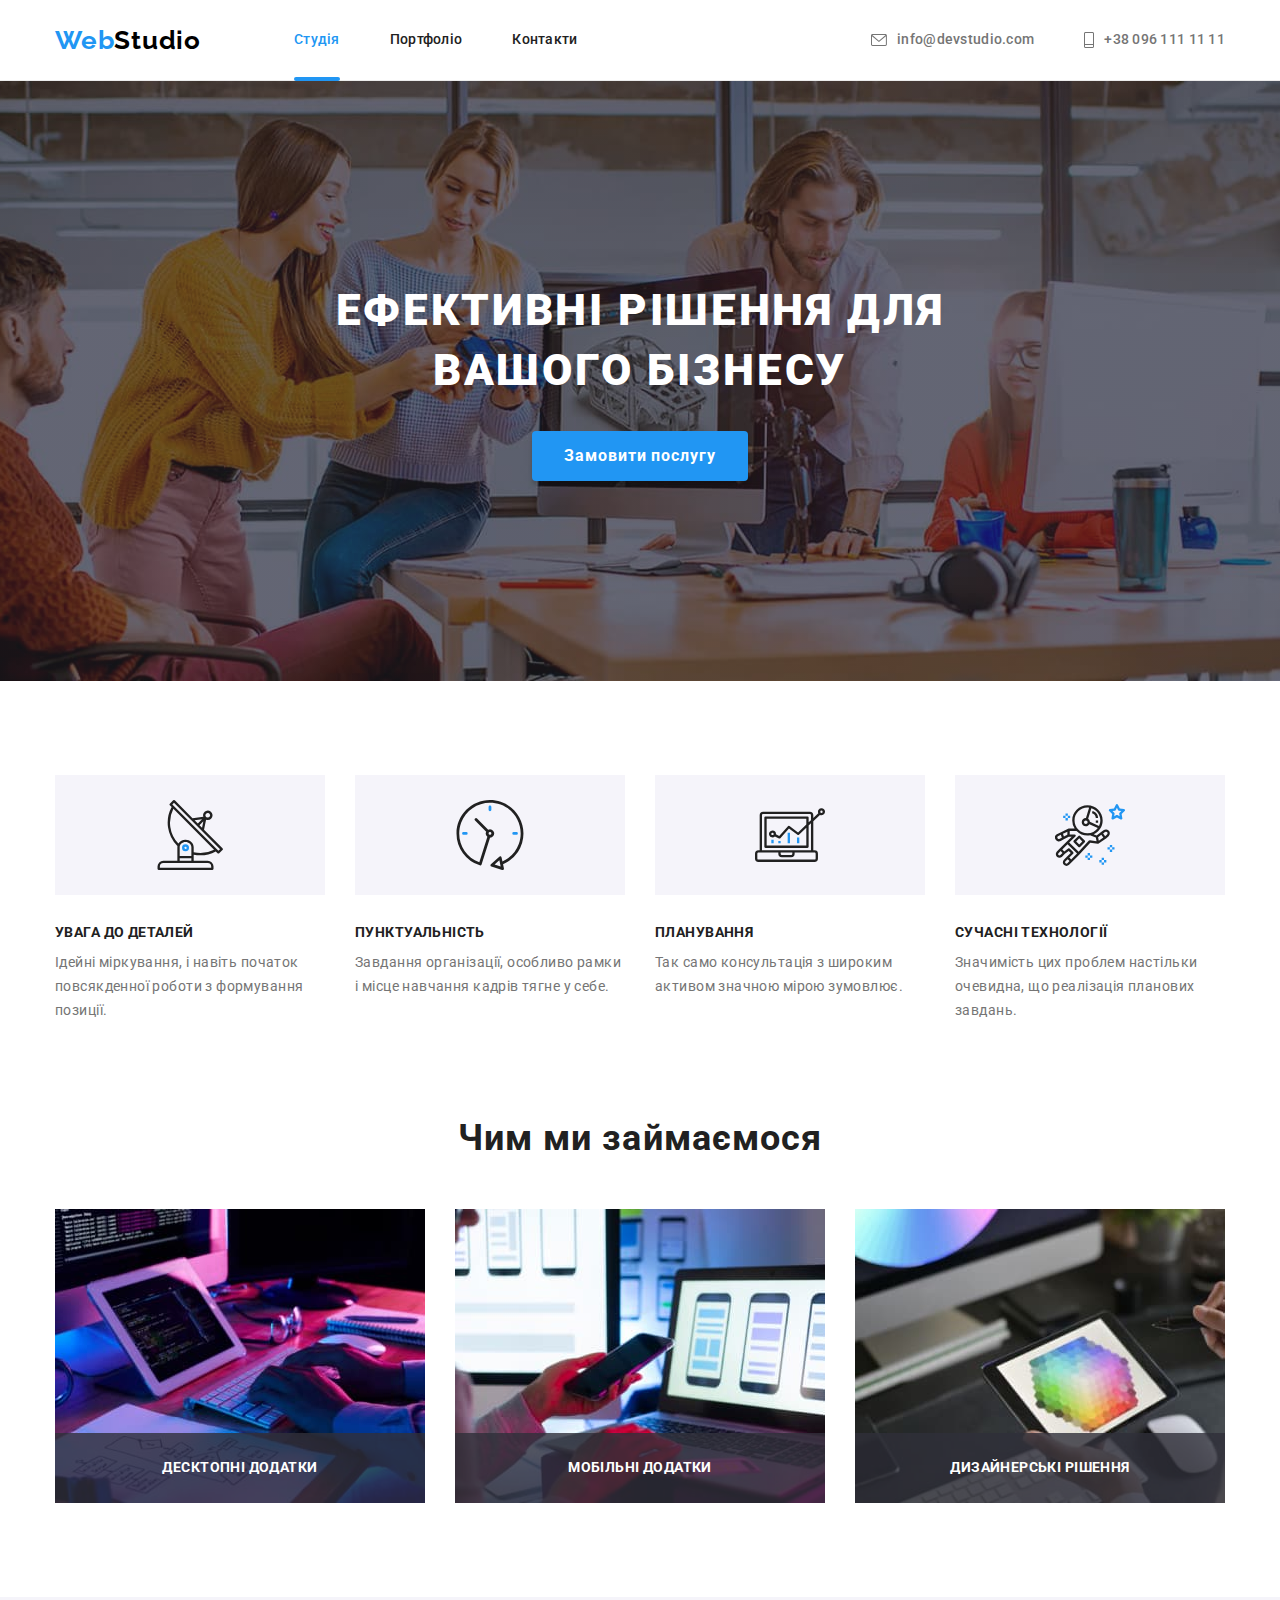
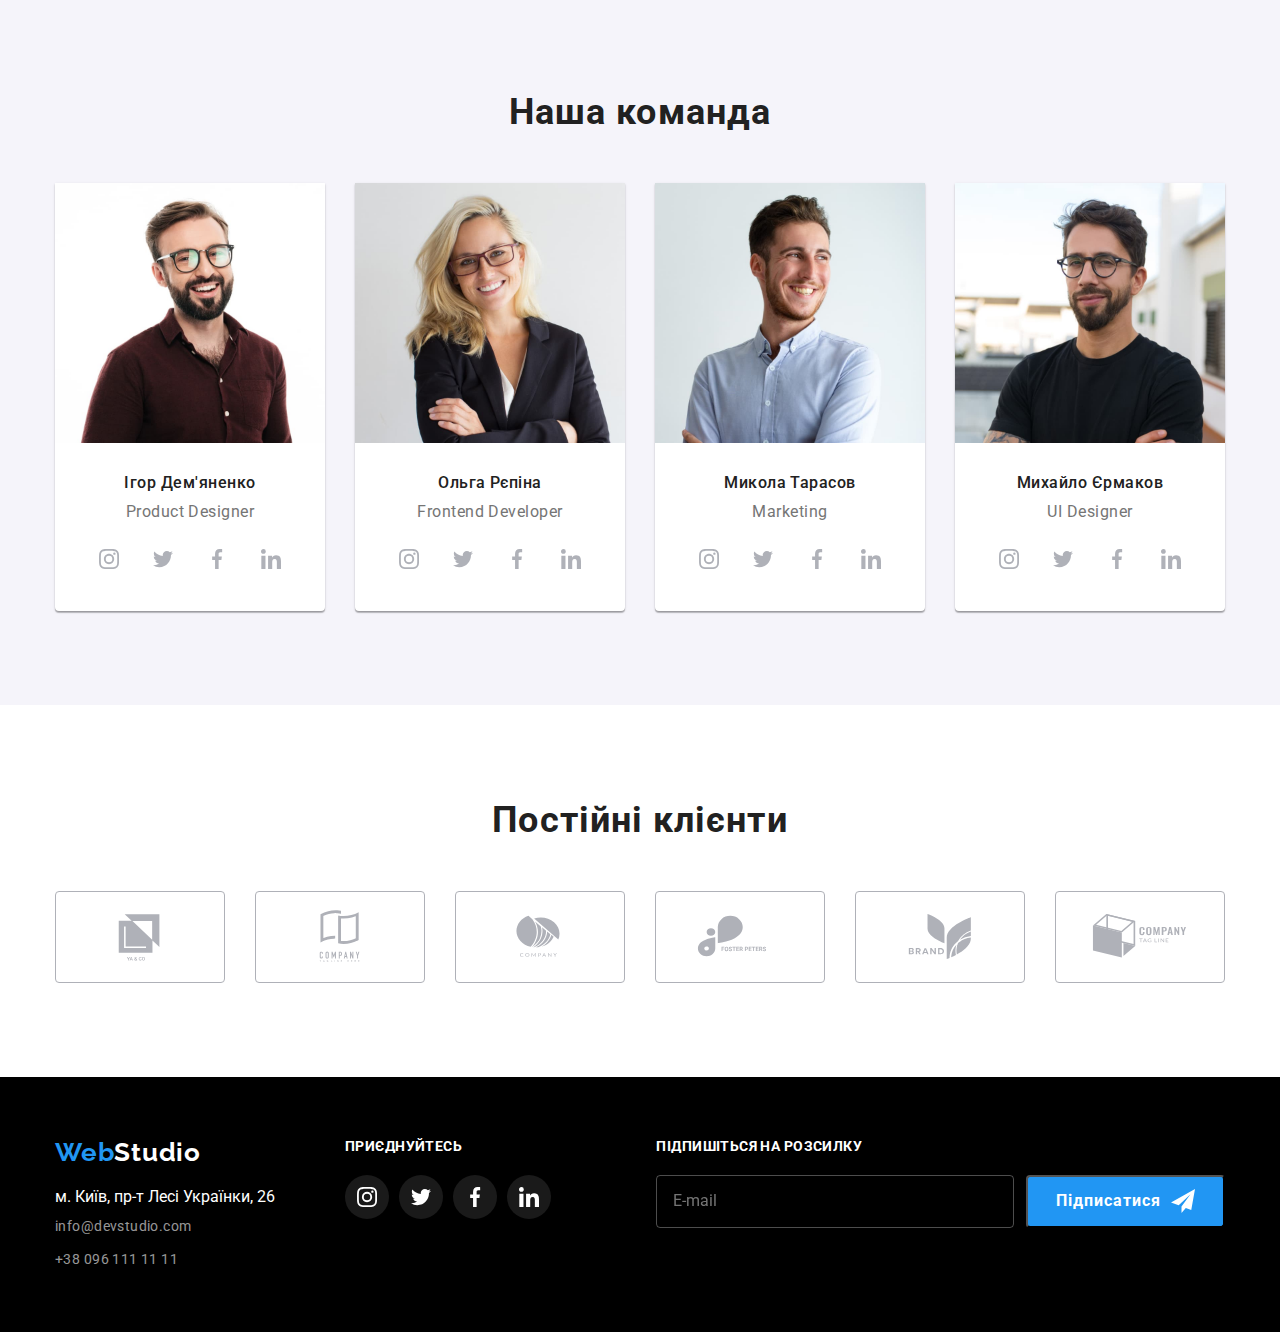
<file: index.html>
<!DOCTYPE html>
<html lang="uk">
  <head>
    <meta charset="UTF-8" />
    <meta http-equiv="X-UA-Compatible" content="IE=edge" />
    <meta name="viewport" content="width=device-width, initial-scale=1.0" />
    <title>Web Studio</title>
    <link
      rel="stylesheet"
      href="https://cdnjs.cloudflare.com/ajax/libs/modern-normalize/1.1.0/modern-normalize.css"
      integrity="sha512-Y0MM+V6ymRKN2zStTqzQ227DWhhp4Mzdo6gnlRnuaNCbc+YN/ZH0sBCLTM4M0oSy9c9VKiCvd4Jk44aCLrNS5Q=="
      crossorigin="anonymous"
      referrerpolicy="no-referrer"
    />
    <link rel="stylesheet" href="./css/styles.css" />
    <link
      href="https://fonts.googleapis.com/css2?family=Raleway:wght@700&family=Roboto:wght@400;500;700;900&display=swap"
      rel="stylesheet"
    />
  </head>
  <body>
    <header class="header-page">
      <div class="container header-container">        
      <nav class="navigation">
        <a href="./index.html" class="logo link">
          <span  class="logo-web">Web</span>Studio
        </a>
        <ul class="list-nav list">
          <li class="list-item">
            <a class="item-nav current link" href="./index.html">Студія</a>
          </li>
          <li>
            <a class="item-nav link" href="./portfolio.html">Портфоліо</a>
          </li>
          <li><a class="item-nav link" href="">Контакти</a></li>
        </ul>
      </nav>

      <ul class="list-info list">
        <li>
          <a class="item-info link" href="mailto:info@devstudio.com">        
            <svg class="icon-header"  width="16" height="12">
              <use href="./images/icons.svg#icon-envelope"></use>
            </svg>
            info@devstudio.com        
          </a>
        </li>
        <li>
          <a class="item-info link" href="tel:+380961111111">
            <svg class="icon-header"  width="10" height="16">
              <use href="./images/icons.svg#icon-phone"></use>
            </svg>
            +38 096 111 11 11
          </a>
        </li>
      </ul>
      </div>
    </header>

    <main>
      <!-- HERO -->
      <section class="hero">
        <div class="container hero-container">
        <h1 class="hero-title">
          Ефективні рішення для <br />
          вашого бізнесу
        </h1>
        <button class="hero-btn btn" type="button" data-modal-open>Замовити послугу</button>
      </div>
      </section>

      <section class="features section">
        <div class="container features-container">
        <h2 class="visually-hidden">Наші особливості</h2>
        <ul class="features-list list">
          <li class="features-item">
            <div class="features-icons">
              <svg width="70" height="70">
                <use href="./images/icons.svg#icon-antenna"></use>
              </svg>  
            </div>
            <h3 class="features-subtitle">УВАГА ДО ДЕТАЛЕЙ</h3>
            <p class="features-text">
              Ідейні міркування, i навіть початок повсякденної роботи з
              формування позиції.
            </p>
          </li>
          <li class="features-item">
            <div class="features-icons">
              <svg width="70" height="70">
                <use href="./images/icons.svg#icon-clock"></use>
              </svg>  
            </div>
            <h3 class="features-subtitle">ПУНКТУАЛЬНІСТЬ</h3>
            <p class="features-text">
              Завдання організації, особливо рамки i місце навчання кадрів тягне
              у себе.
            </p>
          </li>
          <li class="features-item">
            <div class="features-icons">
              <svg width="70" height="70">
                <use href="./images/icons.svg#icon-diagram"></use>
              </svg>  
            </div>
            <h3 class="features-subtitle">ПЛАНУВАННЯ</h3>
            <p class="features-text">
              Так само консультація з широким активом значною мірою зумовлює.
            </p>
          </li>
          <li class="features-item">
            <div class="features-icons">
              <svg width="70" height="70">
                <use href="./images/icons.svg#icon-astronaut"></use>
              </svg>  
            </div>
            <h3 class="features-subtitle">СУЧАСНІ ТЕХНОЛОГІЇ</h3>
            <p class="features-text">
              Значимість цих проблем настільки очевидна, що реалізація планових
              завдань.
            </p>
          </li>
        </ul>
      </div>
      </section>

      <section class="about section">
        <div class="container about-container">
        <h2 class="about-title title">Чим ми займаємося</h2>
         <ul class="about-list list">
          <li class="about-item">
            <img src="./images/box1.jpg" alt="написання коду" width="370" />
            <p class="about-text">ДЕСКТОПНІ ДОДАТКИ</p>
          </li>
          <li class="about-item">
            <img src="./images/box2.jpg" alt="телефон" width="370" />
            <p class="about-text">МОБІЛЬНІ ДОДАТКИ</p>
          </li>
          <li class="about-item">
            <img src="./images/box3.jpg" alt="дизайн" width="370" />
            <p class="about-text">ДИЗАЙНЕРСЬКІ РІШЕННЯ</p>
          </li>
        </ul>
      </div>
      </section>

      <section class="our section">
        <div class="container our-container">
        <h2 class="our-title title">Наша команда</h2>
        <ul class="our-list list">
          <li class="our-item">
            <img
              src="./images/igor.jpg"
              alt="Учасник команди Ігор"
              width="270"
            />
            <div class="person">
            <h3 class="our-item-name">Ігор Дем'яненко</h3>
            <p class="our-text" lang="en">Product Designer</p>
            <ul class="soc-list">
              <li class="soc-item">
                <a class="soc-link" href="#">
                <svg class="soc-svg" width="20" height="20">
                  <use href="./images/icons.svg#icon-instagram"></use>
                </svg>
              </a>
              </li>
              <li class="soc-item">
                <a class="soc-link" href="#">
                <svg class="soc-svg" width="20" height="20">
                  <use href="./images/icons.svg#icon-twitter"></use>
                </svg>
              </a>
              </li>
              <li class="soc-item">
                <a class="soc-link" href="#">
                <svg class="soc-svg" width="20" height="20">
                  <use href="./images/icons.svg#icon-facebook"></use>
                </svg>
              </a>
              </li>
              <li class="soc-item">
                <a class="soc-link" href="#">
                <svg class="soc-svg" width="20" height="20">
                  <use href="./images/icons.svg#icon-linkedin"></use>
                </svg>
              </a>
              </li>
            </ul>
          </div>
            </li>
  
            <li class="our-item">
              <img
                src="./images/olga.jpg"
                alt="Учасник команди Ольга"
                width="270"
              />
              <div class="person">
              <h3 class="our-item-name">Ольга Рєпіна</h3>
              <p class="our-text" lang="en">Frontend Developer</p>
            <ul class="soc-list">
              <li class="soc-item">
                <a class="soc-link" href="#">
                <svg class="soc-svg" width="20" height="20">
                  <use href="./images/icons.svg#icon-instagram"></use>
                </svg>
              </a>
              </li>
              <li class="soc-item">
                <a class="soc-link" href="#">
                <svg class="soc-svg" width="20" height="20">
                  <use href="./images/icons.svg#icon-twitter"></use>
                </svg>
              </a>
              </li>
              <li class="soc-item">
                <a class="soc-link" href="#">
                <svg class="soc-svg" width="20" height="20">
                  <use href="./images/icons.svg#icon-facebook"></use>
                </svg>
              </a>
              </li>
              <li class="soc-item">
                <a class="soc-link" href="#">
                <svg class="soc-svg" width="20" height="20">
                  <use href="./images/icons.svg#icon-linkedin"></use>
                </svg>
              </a>
              </li>
            </ul>
          </div>
          </li>

          <li class="our-item">
            <img
              src="./images/kolya.jpg"
              alt="Учасник команди Микола"
              width="270"
            />
            <div class="person">
            <h3 class="our-item-name">Микола Тарасов</h3>
            <p class="our-text" lang="en">Marketing</p>
            <ul class="soc-list">
              <li class="soc-item">
                <a class="soc-link" href="#">
                <svg class="soc-svg" width="20" height="20">
                  <use href="./images/icons.svg#icon-instagram"></use>
                </svg>
              </a>
              </li>
              <li class="soc-item">
                <a class="soc-link" href="#">
                <svg class="soc-svg" width="20" height="20">
                  <use href="./images/icons.svg#icon-twitter"></use>
                </svg>
              </a>
              </li>
              <li class="soc-item">
                <a class="soc-link" href="#">
                <svg class="soc-svg" width="20" height="20">
                  <use href="./images/icons.svg#icon-facebook"></use>
                </svg>
              </a>
              </li>
              <li class="soc-item">
                <a class="soc-link" href="#">
                <svg class="soc-svg" width="20" height="20">
                  <use href="./images/icons.svg#icon-linkedin"></use>
                </svg>
              </a>
              </li>
            </ul>
          </div>
          </li>

          <li class="our-item">
            <img
              src="./images/misha.jpg"
              alt="Учасник команди Михайло"
              width="270"
            />
            <div class="person">
            <h3 class="our-item-name">Михайло Єрмаков</h3>
            <p class="our-text" lang="en">UI Designer</p>
            <ul class="soc-list">
              <li class="soc-item">
                <a class="soc-link" href="#">
                <svg class="soc-svg" width="20" height="20">
                  <use href="./images/icons.svg#icon-instagram"></use>
                </svg>
              </a>
              </li>
              <li class="soc-item">
                <a class="soc-link" href="#">
                <svg class="soc-svg" width="20" height="20">
                  <use href="./images/icons.svg#icon-twitter"></use>
                </svg>
              </a>
              </li>
              <li class="soc-item">
                <a class="soc-link" href="#">
                <svg class="soc-svg" width="20" height="20">
                  <use href="./images/icons.svg#icon-facebook"></use>
                </svg>
              </a>
              </li>
              <li class="soc-item">
                <a class="soc-link" href="#">
                <svg class="soc-svg" width="20" height="20">
                  <use href="./images/icons.svg#icon-linkedin"></use>
                </svg>
              </a>
              </li>
            </ul>
          </div>
          
          </li>
        </ul>
      </div>
      </section>
      <section class="section">
        <div class="container">
          <h2 class="title"> Постійні клієнти </h2>
          <ul class="client-list">
            <li class="client-item">
              <a class="client-link" href="#">
                <svg class="client-svg" width="106" height="60">
                  <use href="./images/icons.svg#icon-client1"></use>
                </svg>
              </a>
            </li>
            <li class="client-item">
              <a class="client-link" href="#">
                <svg  class="client-svg" width="106" height="60">
                  <use href="./images/icons.svg#icon-client2"></use>
                </svg>
              </a>
            </li>
            <li class="client-item">
              <a class="client-link" href="#">
                <svg  class="client-svg" width="106" height="60">
                  <use  class="client-svg" href="./images/icons.svg#icon-client3"></use>
                </svg>
              </a>
            </li>
            <li class="client-item">
              <a class="client-link" href="#">
                <svg class="client-svg" width="106" height="60">
                  <use href="./images/icons.svg#icon-client4"></use>
                </svg>
              </a>
            </li>
            <li class="client-item">
              <a class="client-link" href="#">
                <svg class="client-svg"  width="106" height="60">
                  <use href="./images/icons.svg#icon-client5"></use>
                </svg>
              </a>
            </li>
            <li class="client-item">
              <a class="client-link" href="#">
                <svg class="client-svg"  width="106" height="60">
                  <use href="./images/icons.svg#icon-client6"></use>
                </svg>
              </a>
            </li>
          </ul>
        </div>
      </section>
    </main>

    <footer class="footer-page">
      <div class="container footer-container">
        <div class="address-div">
          <div class="all-logo">
            <a href="./index.html" class="logo link">
            <span class="logo-web">Web</span>Studio
            </a>
          </div>
            <address class="footer-address">м. Київ, пр-т Лесі Українки, 26</address>
        
        <ul class="list ">
          <li class="footer-list">
            <a class="item-info mail link" href="mailto:info@devstudio.com">
              info@devstudio.com
            </a>
          </li>
          <li class="footer-list">
            <a class="item-info tel link" href="tel:+380961111111">
              +38 096 111 11 11
            </a>
          </li>
        </ul>
        </div>
      <div class="footer-soc">    
      <span class="footer-title">ПРИЄДНУЙТЕСЬ</span>
      <ul class="footer-soc-list">
        <li class="footer-soc-item">
          <a class="soc-link" href="#">
          <svg class="soc-svg" width="20" height="20">
            <use href="./images/icons.svg#icon-instagram"></use>
          </svg>
        </a>
        </li>
        <li class="footer-soc-item">
          <a class="soc-link" href="#">
          <svg class="soc-svg" width="20" height="20">
            <use href="./images/icons.svg#icon-twitter"></use>
          </svg>
        </a>
        </li>
        <li class="footer-soc-item">
          <a class="soc-link" href="#">
          <svg class="soc-svg" width="20" height="20">
            <use href="./images/icons.svg#icon-facebook"></use>
          </svg>
        </a>
        </li>
        <li class="footer-soc-item">
          <a class="soc-link" href="#">
          <svg class="soc-svg" width="20" height="20">
            <use href="./images/icons.svg#icon-linkedin"></use>
          </svg>
        </a>
        </li>
      </ul>
      </div>
      <div class="footer-form">
        <form class="footer-form-field">
          <label class="footer-form-label" for="email">
            <span class="footer-title">ПІДПИШІТЬСЯ НА РОЗСИЛКУ</span>
          </label>
          <div class="footer-input">
            <input type="email" name="email" placeholder="E-mail" class="footer-email" id="email">
          <button type="submit" class="footer-btn">
            Підписатися
            <svg class="icon-send" width="24px" height="24px">
              <use href="./images/icons.svg#icon-icon-send"></use>
            </svg>
          </button>
          </div>
        </form>
      </div>
      </div>
    </footer>
    <div class="backdrop is-hidden" data-modal>
      <div class="modal">
        <button  class="modal-close" type="button" data-modal-close>
        <svg class="modal-close-icon" width="11" height="11">
          <use href="./images/icons.svg#icon-close"></use>
        </svg>  
        </button>
        <p class="modal-title">Залиште свої дані, ми вам передзвонимо</p>
        
        <form class="modal-form">
          <div class="modal-field"> 
            <label for="user-name" class="input-label"> Ім'я</label>
            <div class="input-wrapper"> 
              <input type="text" name="user-name" class="modal-input" id="user-name">
              <svg class="modal-icon" width="18px" height="18px">
                <use href="./images/icons.svg#icon-person-black"></use>
            </svg>
            </div>
          </div>
          <div class="modal-field"> 
            <label for="user-tel" class="input-label"> Телефон</label>
          <div class="input-wrapper">
            <input type="tel" name="user-tel" class="modal-input" id="user-tel">
            <svg class="modal-icon" width="18px" height="18px">
              <use href="./images/icons.svg#icon-phone-black"></use>
            </svg>
          </div>
          </div>
          <div class="modal-field"> 
            <label for="user-email" class="input-label"> Пошта</label>
          <div class="input-wrapper">
            <input type="email" name="user-email" class="modal-input" id="user-email">
            <svg class="modal-icon" width="18px" height="18px">
              <use href="./images/icons.svg#icon-email-black"></use>
            </svg>
          </div>
          </div>
          <div class="modal-field"> 
            <label for="user-comment" class="input-label"> Коментар</label>
          <textarea name="user-comment" class="modal-textarea" id="user-comment" placeholder="Введіть текст"></textarea>
          </div>
          <div class="checkbox-input">
            <input class="checkbox" type="checkbox" name="checkbox" id="checkbox" required> 
            <label for="checkbox" class="checkbox-text">
              <span>
                <svg class="checkbox-vector" width="16px" height="15px">
                  <use href="./images/icons.svg#icon-check"></use>
                </svg>
              </span>
              Погоджуюся з розсилкою та приймаю <a href="#"> Умови договору</a>
            </label>
          </div>       
          <button type="submit" class="submit-btn"> Відправити </button>
        </form>
      </div>
    </div>
        <script src="./js/modal.js"></script>
  </body>
</html>
</file>
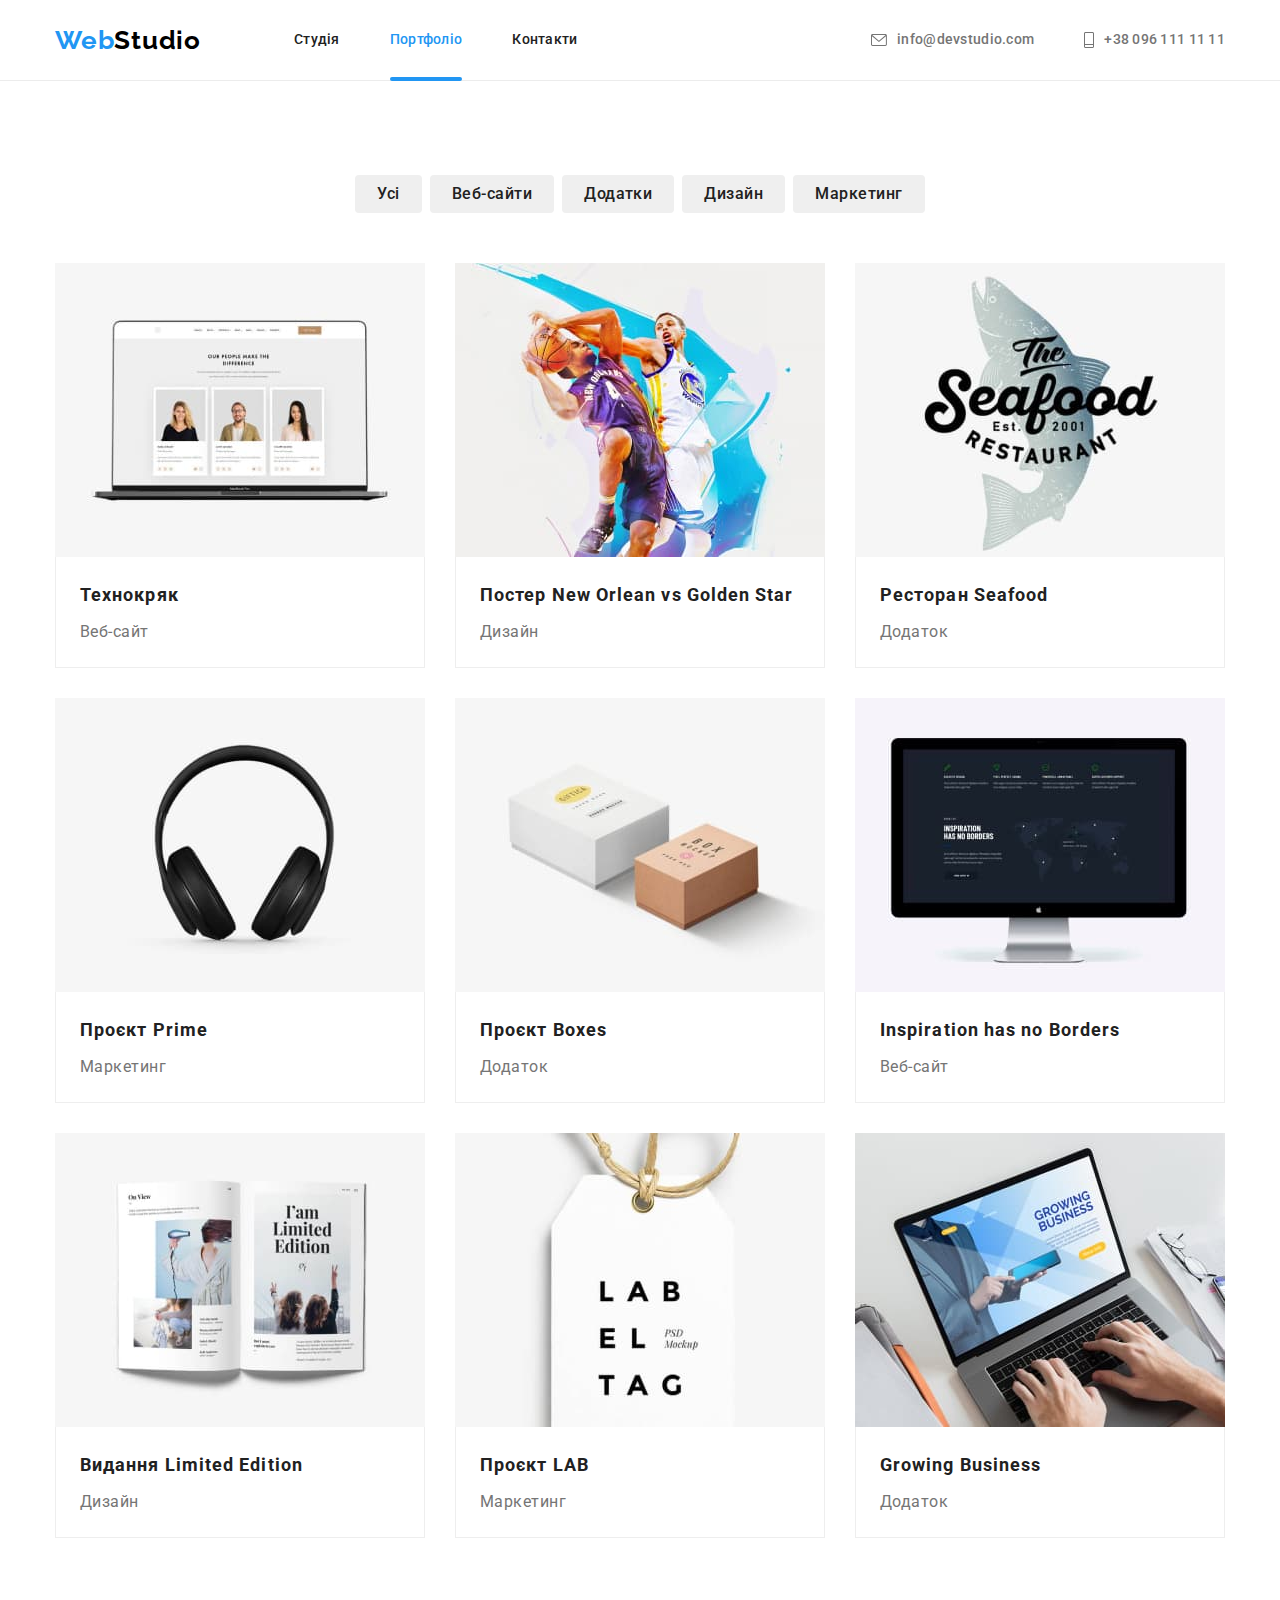
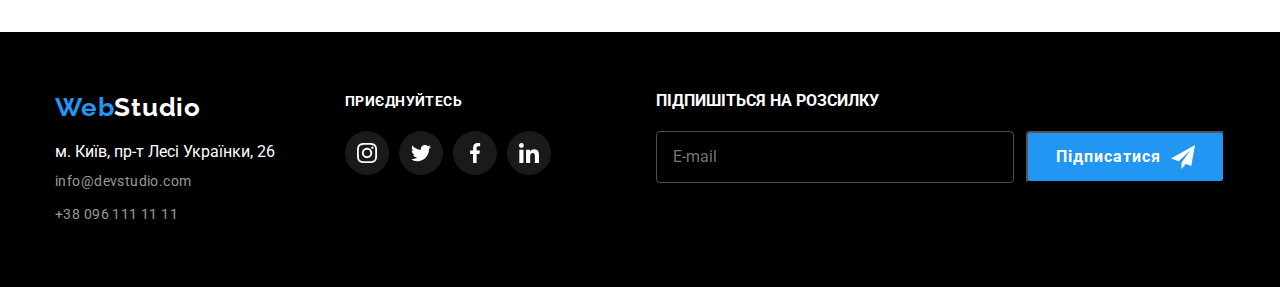
<file: portfolio.html>
<!DOCTYPE html>
<html lang="uk">
  <head>
    <meta charset="UTF-8" />
    <meta http-equiv="X-UA-Compatible" content="IE=edge" />
    <meta name="viewport" content="width=device-width, initial-scale=1.0" />
    <title>Web Studio</title>
    <link
      rel="stylesheet"
      href="https://cdnjs.cloudflare.com/ajax/libs/modern-normalize/1.1.0/modern-normalize.css"
      integrity="sha512-Y0MM+V6ymRKN2zStTqzQ227DWhhp4Mzdo6gnlRnuaNCbc+YN/ZH0sBCLTM4M0oSy9c9VKiCvd4Jk44aCLrNS5Q=="
      crossorigin="anonymous"
      referrerpolicy="no-referrer"
    />
    <link rel="stylesheet" href="./css/styles.css" />
    <link
      href="https://fonts.googleapis.com/css2?family=Raleway:wght@700&family=Roboto:wght@400;500;700;900&display=swap"
      rel="stylesheet"
    />
  </head>
  <body>
    <header class="header-page">
      <div class="container header-container">        
      <nav class="navigation">
        <a href="./index.html" class="logo link">
          <span  class="logo-web">Web</span>Studio
        </a>
        <ul class="list-nav list">
          <li>
            <a class="item-nav  link" href="./index.html">Студія</a>
          </li>
          <li>
            <a class="item-nav current link" href="./portfolio.html">Портфоліо</a>
          </li>
          <li><a class="item-nav link" href="">Контакти</a></li>
        </ul>
      </nav>

      <ul class="list-info list">
        <li>
          <a class="item-info link" href="mailto:info@devstudio.com">        
            <svg class="icon-header"  width="16" height="12">
              <use href="./images/icons.svg#icon-envelope"></use>
            </svg>
            info@devstudio.com        
          </a>
        </li>
        <li>
          <a class="item-info link" href="tel:+380961111111">
            <svg class="icon-header"  width="10" height="16">
              <use href="./images/icons.svg#icon-phone"></use>
            </svg>
            +38 096 111 11 11
          </a>
        </li>
      </ul>
      </div>
    </header>

    <main>
        <section class="section">
          <div class="container">
            <h1 class="visually-hidden"> Портфоліо</h1>
            <ul class="portfolio-items-nav list">
                <li class="portfolio-list"><button class="portfolio-btn btn" type="button">Усі</button></li>
                <li class="portfolio-list"><button class="portfolio-btn btn" type="button">Веб-сайти</button></li>
                <li class="portfolio-list"><button class="portfolio-btn btn" type="button">Додатки</button></li>
                <li class="portfolio-list"><button class="portfolio-btn btn" type="button">Дизайн</button></li>
                <li class="portfolio-list"><button class="portfolio-btn btn" type="button">Маркетинг</button></li>
            </ul>
            <ul class="portfolio-items list">
                <li class="portfolio-item">
                    <a class="link"  href="#"> 
                      <div class="portfolio-wrap">
                      <img src="./images/site1.jpg" alt="Приклад сайту" width="370" height="294">
                      <p class="portfolio-top-text"> Ресурс пропонує комплексні пропозиції з різним рівнем функціоналу та сервісів. Все це дозволить відвідувачу отримати вичерпні відомості про компанію чи приватну особу.</p>
                    </div>
                      <div class="example">
                    <h2 class="portfolio-subtitle"> Технокряк </h2>
                    <p class="portfolio-text"> Веб-сайт </p>
                  </div>
                  </a>
                </li>
                <li class="portfolio-item">
                    <a class="link"  href="#"> 
                      <div class="portfolio-wrap">
                      <img src="./images/design1.jpg" alt="Приклад дизайну" width="370" height="294">
                      <p class="portfolio-top-text"> Ресурс пропонує комплексні пропозиції з різним рівнем функціоналу та сервісів. Все це дозволить відвідувачу отримати вичерпні відомості про компанію чи приватну особу.</p>
                    </div>
                      <div class="example">
                    <h2 class="portfolio-subtitle"> Постер New Orlean vs Golden Star </h2>
                    <p class="portfolio-text"> Дизайн </p>
                 </div>
                 </a>
                </li>
                <li class="portfolio-item">
                    <a class="link" href="#">
                      <div class="portfolio-wrap">
                       <img src="./images/app1.jpg" alt="Приклад додатку" width="370" height="294">
                       <p class="portfolio-top-text"> Ресурс пропонує комплексні пропозиції з різним рівнем функціоналу та сервісів. Все це дозволить відвідувачу отримати вичерпні відомості про компанію чи приватну особу.</p>
                      </div>
                       <div class="example">
                    <h2 class="portfolio-subtitle"> Ресторан Seafood </h2>
                    <p class="portfolio-text"> Додаток </p>
                  </div>
                </a>
                </li>
                <li class="portfolio-item">
                    <a class="link" href="#"> 
                      <div class="portfolio-wrap">
                      <img src="./images/marketing1.jpg" alt="Приклад маркетингу" width="370" height="294">
                      <p class="portfolio-top-text"> Ресурс пропонує комплексні пропозиції з різним рівнем функціоналу та сервісів. Все це дозволить відвідувачу отримати вичерпні відомості про компанію чи приватну особу.</p>
                    </div>
                      <div class="example">
                      <h2 class="portfolio-subtitle"> Проєкт Prime </h2>
                    <p class="portfolio-text"> Маркетинг </p>
                  </div>
                  </a>
                </li>
                <li class="portfolio-item">
                    <a class="link" href="#"> 
                      <div class="portfolio-wrap">
                      <img src="./images/app2.jpg" alt="Приклад додатку" width="370" height="294">
                      <p class="portfolio-top-text"> Ресурс пропонує комплексні пропозиції з різним рівнем функціоналу та сервісів. Все це дозволить відвідувачу отримати вичерпні відомості про компанію чи приватну особу.</p>
                    </div>
                      <div class="example">
                      <h2 class="portfolio-subtitle"> Проєкт Boxes </h2>
                    <p class="portfolio-text"> Додаток </p>
                  </div>
                  </a>
                </li>
                <li class="portfolio-item">
                    <a class="link" href="#">
                      <div class="portfolio-wrap">
                       <img src="./images/site2.jpg" alt="Приклад сайту" width="370" height="294">
                       <p class="portfolio-top-text"> Ресурс пропонує комплексні пропозиції з різним рівнем функціоналу та сервісів. Все це дозволить відвідувачу отримати вичерпні відомості про компанію чи приватну особу.</p>
                      </div>
                       <div class="example">
                      <h2 class="portfolio-subtitle"> Inspiration has no Borders </h2>
                    <p class="portfolio-text">  Веб-сайт </p>
                  </div>
                  </a>
                </li>
                <li class="portfolio-item">
                    <a class="link" href="#"> 
                      <div class="portfolio-wrap">
                      <img src="./images/design2.jpg" alt="Приклад дизайну" width="370" height="294">
                      <p class="portfolio-top-text"> Ресурс пропонує комплексні пропозиції з різним рівнем функціоналу та сервісів. Все це дозволить відвідувачу отримати вичерпні відомості про компанію чи приватну особу.</p>
                    </div>
                      <div class="example">
                      <h2 class="portfolio-subtitle"> Видання Limited Edition </h2>
                    <p class="portfolio-text"> Дизайн </p>
                  </div>
                  </a>
                </li>
                <li class="portfolio-item">
                    <a class="link" href="#"> 
                      <div class="portfolio-wrap">
                      <img src="./images/marketing2.jpg" alt="Приклад маркетингу" width="370" height="294">
                      <p class="portfolio-top-text"> Ресурс пропонує комплексні пропозиції з різним рівнем функціоналу та сервісів. Все це дозволить відвідувачу отримати вичерпні відомості про компанію чи приватну особу.</p>
                    </div>
                      <div class="example">
                      <h2 class="portfolio-subtitle"> Проєкт LAB </h2>
                    <p class="portfolio-text"> Маркетинг </p>
                  </div>
                  </a>
                </li>
                <li class="portfolio-item">
                    <a class="link" href="#"> 
                      <div class="portfolio-wrap"> 
                      <img src="./images/app3.jpg" alt="Приклад додатку" width="370" height="294">
                      <p class="portfolio-top-text"> Ресурс пропонує комплексні пропозиції з різним рівнем функціоналу та сервісів. Все це дозволить відвідувачу отримати вичерпні відомості про компанію чи приватну особу.</p>
                    </div>
                      <div class="example">
                      <h2 class="portfolio-subtitle"> Growing Business </h2>
                    <p class="portfolio-text"> Додаток </p>
                  </div>
                  </a>
                </li>
            </ul>
          </div>
        </section>
    </main>

    <footer class="footer-page">
      <div class="container footer-container">
        <div class="address-div">
        <div class="all-logo">
      <a href="./index.html" class="logo link">
        <span class="logo-web">Web</span>Studio
      </a>
    </div>
      <address class="footer-address">м. Київ, пр-т Лесі Українки, 26</address>
        <ul class="list ">
          <li class="footer-list">
            <a class="item-info mail link" href="mailto:info@devstudio.com">
              info@devstudio.com
            </a>
          </li>
          <li class="footer-list">
            <a class="item-info tel link" href="tel:+380961111111">
              +38 096 111 11 11
            </a>
          </li>
        </ul>
    </div>
      <div class="footer-soc">    
      <span class="footer-title">ПРИЄДНУЙТЕСЬ</span>
      <ul class="footer-soc-list">
        <li class="footer-soc-item">
          <a class="soc-link" href="#">
          <svg class="soc-svg" width="20" height="20">
            <use href="./images/icons.svg#icon-instagram"></use>
          </svg>
        </a>
        </li>
        <li class="footer-soc-item">
          <a class="soc-link" href="#">
          <svg class="soc-svg" width="20" height="20">
            <use href="./images/icons.svg#icon-twitter"></use>
          </svg>
        </a>
        </li>
        <li class="footer-soc-item">
          <a class="soc-link" href="#">
          <svg class="soc-svg" width="20" height="20">
            <use href="./images/icons.svg#icon-facebook"></use>
          </svg>
        </a>
        </li>
        <li class="footer-soc-item">
          <a class="soc-link" href="#">
          <svg class="soc-svg" width="20" height="20">
            <use href="./images/icons.svg#icon-linkedin"></use>
          </svg>
        </a>
        </li>
      </ul>
    </div>
    <div class="footer-form">
      <form class="footer-form-field">
        <label class="footer-form-label" for="email">
          <b class="footer-form-label">ПІДПИШІТЬСЯ НА РОЗСИЛКУ</b>
        </label>
        <div class="footer-input">
          <input type="email" name="email" placeholder="E-mail" class="footer-email" id="email">
        <button type="submit" class="footer-btn">
          Підписатися
          <svg class="icon-send" width="24px" height="24px">
            <use href="./images/icons.svg#icon-icon-send"></use>
          </svg>
        </button>
        </div>
      </form>
    </div>
    </div>

    </footer> 
  </body>
</html>
</file>
<file: css/styles.css>
:root {

    --primary-background-color: #FFFFFF;
    --hero-background-color: #2F303A;
    --section-backgroud-color: #F5F4FA; 
    --footer-background-color:  #000000;
    --title-text-color: #212121;
    --hero-title-color:  #FFFFFF;
    --subtitle-text-color: #212121;
    --text-color:  #757575;
    --accent-color:  #2196F3;
    --btn-background-color: #2196F3;
    --btn-text-color: #212121;
    --btn-text-color-active:  #FFFFFF;
    --btn-background-active: #188CE8; 
    --logo-text: #000000; 
    --svg-color: #FFFFFF;
    --svg-second-color: #AFB1B8; 
}

body {
    color:var(--title-text-color);
    font-family: Roboto, sans-serif;
    background-color: var(--primary-background-color);
}

h1,
h2,
h3,
h4,
h5,
h6,
p {
  margin: 0;
}

ul {
    list-style: none;
    margin: 0;
    padding: 0;
  }

  img {
    display: block;
  }

.link  {
    text-decoration: none;
}

.list {
    list-style: none;
}

.btn {
    font-family: inherit;
    cursor: pointer;
    border: none;
}

.container {
    width: 1200px;
    padding-left: 15px;
    padding-right: 15px;
    margin: 0 auto;
    /* outline: 2px solid red; */
  }

  .title {
    font-size: 36px;
    line-height: 1.17;
    text-align: center;
    letter-spacing: 0.03em;
    color: var(--title-text-color);
    margin: 0 auto 50px;
   }
  

/* ----------- ШАПКА-----------*/
.header-page {
    border-bottom: 1px solid #ECECEC;
    position: relative;
}

.header-container {
    display:flex;
    align-items: center;
    /* padding-top: 24px;
    padding-bottom: 25px; */
    height: 80px;
}

.logo {
    font-family: 'Raleway';
    font-weight: 700;
    font-size: 26px;
    line-height: 1.19;
    letter-spacing: 0.03em;
    color: var(--logo-text);
    margin-right: 93px;
}

.logo-web {
    color: var(--accent-color);
}

.navigation {
    margin-right: auto;
    display:flex;
    align-items: center;
}

.list-nav  {
    display: flex;
    gap: 50px;
    margin: 0;
}

.list-info {
    display: flex;
    gap: 50px;
}


.icon-header {
    margin-right: 10px;
    fill: currentColor;

}

.item-nav {
    display: block;
    position: relative;
    font-weight: 500;
    font-size: 14px;
    line-height: 1.14;
    letter-spacing: 0.02em;
    color: var(--subtitle-text-color);
    transition: color 250ms cubic-bezier(0.4, 0, 0.2, 1);
    padding: 32px 0; 
 
}


.item-nav:hover,
.item-nav:focus {
    color: var(--accent-color); 
}



.current::after  {
    content: '';
    position: absolute;
    width: 100%; 
    height: 4px;
    background-color: #2196F3;
    border-radius: 2px;
    bottom: 0;
    left: 0;
    display: block; 
    bottom: -1px;
    
}

.item-nav.current {
    color: var(--accent-color);

} 

.item-info {
    display: flex;
    align-items: center;
    font-weight: 500;
    font-size: 14px;
    line-height: 1.14;
    letter-spacing: 0.02em;
    color: var(--text-color);
    transition: color 250ms cubic-bezier(0.4, 0, 0.2, 1);
}

.item-info:hover,
.item-info:focus {
    color: var(--accent-color);
}

/* ГЕРОЙ */

.hero {
    padding-top: 200px;
    padding-bottom: 200px;
    background-image:
    linear-gradient(rgba(47, 48, 58, 0.4),
     rgba(47, 48, 58, 0.4)), 
    url(../images/background.jpg);
    background-repeat: no-repeat;
    background-position: center;
    background-size: cover;
    max-width: 1600px;
    margin: 0 auto;     
}


.hero-title {
    font-weight: 900;
    font-size: 44px;
    line-height: 1.36;
    text-align: center;
    letter-spacing: 0.06em;
    text-transform: uppercase;
    color: var(--hero-title-color);
    margin-bottom: 30px;

}

.hero-btn {
    font-weight: 700;
    font-size: 16px;
    line-height: 1.88;
    display: flex;
    align-items: center;
    text-align: center;
    letter-spacing: 0.06em;
    color: var(--btn-text-color-active) ;
    background-color: var(--btn-background-color);
    margin: 0 auto;
    min-width: 216px;
    box-shadow: 0px 4px 4px rgba(0, 0, 0, 0.15);
    border-radius: 4px;
    padding: 10px 32px;
    transition: color 250ms cubic-bezier(0.4, 0, 0.2, 1),  
        background 250ms cubic-bezier(0.4, 0, 0.2, 1);
    }

.hero-btn:hover,
.hero-btn:focus {
    color: var(--hero-title-color);
    background: var(--btn-background-active);
}

/* ----------- НАШІ ОСОБЛИВОСТІ-----------*/
.section {
    padding-top: 94px;
    padding-bottom: 94px;
}


.visually-hidden {
    position: absolute;
    width: 1px;
    height: 1px;
    margin: -1px;
    border: 0;
    padding: 0;
    white-space: nowrap;
    clip-path: inset(100%);
    clip: rect(0 0 0 0);
    overflow: hidden;
  }
  
.features.section {
     padding-bottom: 0;
}

.features-list {
    display: flex;
    gap: 30px;
}

.features-subtitle {
    font-size: 14px;
    line-height: 1.14;
    letter-spacing: 0.03em;
    text-transform: uppercase;
    color: var(--subtitle-text-color);
    margin-bottom: 10px;
}

.features-item {
    flex-basis: calc((100% - 90px)/4)
}

.features-text {
    font-size: 14px;
    line-height: 1.71;
    letter-spacing: 0.03em;
    color: var(--text-color);
}

.features-svg {
    display: flex;
    gap: 30px;
}

.features-icons {
    display: flex;
    height: 120px;
    background-color: #F5F4FA;
    gap: 30px;
    align-items: center;
    justify-content: center;
    margin-bottom: 30px;
}



/* ----------- ЧИМ МИ ЗАЙМАЄМОСЬ-----------*/
.about-container {
    display: flex;
    flex-wrap: wrap;
    padding-top: 0 auto;
}

.about-list {
    display: flex;
    gap: 30px;
}
.about-item {
    position: relative;
}

.about-text {
    position: absolute;
    width: 100%;
    height: 70px;
    left: 0;
    font-weight: 700;
    font-size: 14px;
    line-height: 1.14;
    text-align: center;
    letter-spacing: 0.03em;
    text-transform: uppercase;
    color: #FFFFFF;
    background: rgba(47, 48, 58, 0.8);
    display: flex; 
    align-items: center; 
    justify-content: center;
    bottom: 0;
}

/* ----------- НАША КОМАНДА-----------*/
.our-container {
    display: flex;
    flex-wrap: wrap;   
}

.person {
    padding-top: 30px ;
    padding-bottom: 30px;
}

.our {
   background-color: var(--section-backgroud-color); 
}

.our-list .our-item {
    background-color: var(--primary-background-color);
}
 
.our-list {
    display: flex;
    gap: 30px;
}

 .our-item {
    box-shadow: 0px 1px 3px rgba(0, 0, 0, 0.12), 0px 1px 1px rgba(0, 0, 0, 0.14), 0px 2px 1px rgba(0, 0, 0, 0.2);
    border-radius: 0px 0px 4px 4px;
 }


.our-item-name {
    font-weight: 500;
    font-size: 16px;
    line-height: 1.19;
    text-align: center;
    letter-spacing: 0.03em;
    color: var(--subtitle-text-color);
    margin-bottom: 10px;
}

.our-text {
    font-size: 16px;
    line-height: 1.19;
    text-align: center;
    letter-spacing: 0.03em;
    color: var(--text-color);
}

.soc-svg {
    fill: var(--svg-second-color);
    transition: fill 250ms cubic-bezier(0.4, 0, 0.2, 1);
    
}

.soc-item {
    width: 44px;
    height: 44px;  
}

.soc-list {
    display: flex; 
    justify-content: center;
    gap: 10px;
    margin-top: 16px; 
 }

.soc-link {
    width: 100%;
    height: 100%;
    display: flex;
    border-radius: 24px;
    align-items: center;
    justify-content: center;
    transition: background-color 250ms cubic-bezier(0.4, 0, 0.2, 1);
}

.soc-svg:hover,
.soc-svg:focus {
    fill: var(--svg-color);
}

.soc-link:hover,
.soc-link:focus {
    background-color: var(--accent-color);
}

.soc-link:hover .soc-svg {
    fill: var(--svg-color); 
}

.soc-link:focus .soc-svg {
    fill: var(--svg-color); 
}


/* ------НАШІ КЛІЄНТИ------- */

.client-list {
    display: flex;
    align-items: center;
    justify-content: center;
    gap: 30px;
}

.client-svg {
    fill: var(--svg-second-color);
    transition: fill 250ms cubic-bezier(0.4, 0, 0.2, 1);
    
}

.client-svg:hover {
    fill: var(--accent-color);
}

.client-link {
    height: 92px;
    border: 1px solid #AFB1B8;
    border-radius: 4px;
    display: flex;
    align-items: center;
    justify-content: center;
    transition: border 250ms cubic-bezier(0.4, 0, 0.2, 1);
}
.client-item {
    flex-basis: calc((100% - 150px)/6)
}

.client-link:hover .client-svg {
    fill: var(--accent-color);
}
.client-link:focus .client-svg {
    fill: var(--accent-color);
}

.client-link:hover,
.client-link:focus {
    border: 1px solid #2196F3; 
}

/* -----------ПІДВАЛ-----------*/
.footer-container {
    display: flex;
    gap: 70px;
} 

.footer-page {
    background-color: var(--footer-background-color);
    color: var(--hero-title-color);
    padding-top: 60px;
    padding-bottom: 60px;
}
.footer-page .item-info {
    font-weight: 400;
    font-size: 14px;
    line-height: 1.71;
    letter-spacing: 0.03em;
}

.footer-page .logo {
    color: var(--hero-title-color);
}

.all-logo {
    margin-bottom: 20px;
}
.footer-page  .logo  {
    margin-right: 0;
}
 .mail, .tel {
    color: rgba(255, 255, 255, 0.6);
}
.footer-list:not(:last-child) {
    margin-bottom: 9px;
}

.footer-address {
	font-style: inherit;
    margin-bottom: 9px;
}


/* -----FOOTER SOCIAL LINK-------- */

.footer-title {
    font-weight: 700;
    font-size: 14px;
    line-height: 16px;
    letter-spacing: 0.03em;
    color: #FFFFFF;
}

.footer-soc-item {
    width: 44px;
    height: 44px;  
    background: rgba(255, 255, 255, 0.1);
    border-radius: 24px;
}
.soc-link {
    width: 100%;
    height: 100%;
}

.footer-soc {
    width: 206px;
    height: 80px;
    display: block;
    align-items: baseline;
    box-sizing: border-box;
   
}
 .footer-soc-list {
    display: flex;
    gap: 10px;
    margin-top: 20px;
 }

 .footer-soc-item .soc-svg {
    fill: #FFFFFF;
 }

 /* ПІДПИШІТЬСЯ НА РОЗСИЛКУ */

 .footer-form {
    margin-left: auto; 
 }

 .footer-email {
    width: 358px;
	padding: 16px;
	background-color: transparent;
    color: #FFFFFF;
    border: 1px solid rgba(255, 255, 255, 0.3);
	filter: drop-shadow(0px 4px 4px rgba(0, 0, 0, 0.15));
	border-radius: 4px;
	transition: border-color 250ms cubic-bezier(0.4, 0, 0.2, 1);

 }

 .footer-email:hover,
 .footer-email:focus {
    border-color: #2196F3;
    outline: none;
 }

 .footer-btn {
    display: flex;
	align-items: center;
	margin-left: 12px;
	padding: 10px 28px;
	font-weight: 700;
	letter-spacing: 0.06em;
    background-color: #2196F3;
	color: #FFFFFF;
	border-radius: 4px;
	box-shadow: 0px 4px 4px rgba(0, 0, 0, 0.15);
    transition:  background-color 250ms cubic-bezier(0.4, 0, 0.2, 1);
    cursor: pointer;
 }

 .icon-send {
    margin-left: 10px;
} 

 .footer-btn:hover,
 .footer-btn:focus {
    background-color: #188CE8; 
}

.footer-input {
    display: flex;
    margin-top: 20px;
}


/* -----------ПОРТФОЛІО----------- */

.portfolio-items-nav {
    display: flex;
    margin-bottom: 50px;
    gap: 8px;
    justify-content: center;
}

.portfolio-items {
    display: flex;
    gap: 30px;
    flex-wrap: wrap;
}
.portfolio-item {
    flex-basis: calc((100% - 60px)/3);
    /* border-bottom: 1px solid #EEEEEE; */
    text-decoration: none;
    
    
}

.portfolio-btn {
    /* min-width: 125px; */
    font-weight: 500;
    font-size: 16px;
    line-height: 1.62;
    text-align: center;
    letter-spacing: 0.03em;
    color: var(--title-text-color);
    border-radius: 4px;
    padding: 6px 22px;
    transition: color 250ms cubic-bezier(0.4, 0, 0.2, 1),
    background-color 250ms cubic-bezier(0.4, 0, 0.2, 1),
    box-shadow 250ms cubic-bezier(0.4, 0, 0.2, 1);
}

.portfolio-btn:hover,
.portfolio-btn:focus {
    color: var(--btn-text-color-active);
    background-color: var(--accent-color);
    box-shadow: 0px 3px 1px rgba(0, 0, 0, 0.1), 
    0px 1px 2px rgba(0, 0, 0, 0.08), 
    0px 2px 2px rgba(0, 0, 0, 0.12);
}

.portfolio-item .link {
    display:block;
    transition: box-shadow 250ms cubic-bezier(0.4, 0, 0.2, 1);
}


.portfolio-item .link:hover,
.portfolio-item .link:focus {
    box-shadow: 0px 1px 1px rgba(0, 0, 0, 0.12), 
    0px 4px 4px rgba(0, 0, 0, 0.06), 
    1px 4px 6px rgba(0, 0, 0, 0.16);
}

.portfolio-subtitle {
    font-size: 18px;
    line-height: 2;
    letter-spacing: 0.06em;
    color: var(--subtitle-text-color);
    margin-bottom: 4px;
}

.portfolio-text {
    font-size: 16px;
    line-height: 1.88;
    letter-spacing: 0.03em;
    color: var(--text-color);
}

.example {
    padding: 20px 24px;
    border: 1px  solid #EEEEEE;
    border-top: 0;
}

.portfolio-wrap {
    position: relative;
    overflow: hidden;
}
.portfolio-top-text {
    position: absolute;
    top: 0;
    left: 0;
    background-color: rgba(33, 150, 243, 0.9);
    color: #FFFFFF;
    font-weight: 400;
    font-size: 18px;
    line-height: 1.56;
    letter-spacing: 0.03em;
    padding: 0 24px;
    display: flex;
    align-items: center;
    justify-content: center;

    height: 100%;
    transform: translateY(100%);
    transition:  transform 250ms cubic-bezier(0.4, 0, 0.2, 1);
}

.link:hover .portfolio-top-text,
.link:focus .portfolio-top-text {
    transform: translateY(0%)
}

/* -------Модальне вікно ------- */
.modal-input, .modal-textarea {
    font-size: 12px;
}


.backdrop {
    position: fixed;
    top: 0;
    width: 100%;
    height: 100%;
    background-color: rgba(0, 0, 0, 0.2);
    transition: opacity 250ms cubic-bezier(0.4, 0, 0.2, 1),
    visibility 250ms cubic-bezier(0.4, 0, 0.2, 1);

}



.modal {
    width: 528px;
    min-height: 581px;
    background: #FFFFFF;
    box-shadow: 0px 1px 3px rgba(0, 0, 0, 0.12), 0px 1px 1px rgba(0, 0, 0, 0.14), 0px 2px 1px rgba(0, 0, 0, 0.2);
    border-radius: 4px;
    position: absolute;
    top: 50%;
    left: 50%;
    transform: translate(-50%, -50%) scale(1);
    transition: transform 250ms cubic-bezier(0.4, 0, 0.2, 1);

    padding: 40px;
}

.backdrop.is-hidden .modal {
    transform: translate(-50%, -50%) scale(1.5);
}

.modal-close {
    position: absolute;
    right: 8px;
    top: 8px;
    width: 30px;
    height: 30px;
    border: 1px solid rgba(0, 0, 0, 0.1);
    border-radius: 50%;
    display: flex;
    align-items: center;
    justify-content: center;
    background-color: transparent ;

    cursor: pointer;
   
}

.modal-close-icon {
    transition: fill 250ms cubic-bezier(0.4, 0, 0.2, 1);
}

.modal-close:focus  .modal-close-icon,
.modal-close:hover  .modal-close-icon {
    fill: #2196F3;;
}



.is-hidden {
    opacity: 0;
    visibility: hidden;
    pointer-events: none;
}

.modal-title {
font-weight: 700;
font-size: 20px;
line-height: 1.15;
text-align: center;
letter-spacing: 0.03em;
color: #212121;
margin-bottom: 12px;
}

.modal-form {
}

.modal-field {
    
}

.modal-input {
    width: 100%;
    height: 40px;
    border: 1px solid rgba(33, 33, 33, 0.2);
    border-radius: 4px;
    background-color: transparent;
    
    padding: 12px 42px;
    outline: transparent;
    transition: border 250ms cubic-bezier(0.4, 0, 0.2, 1);
}

.modal-input:focus,
.modal-input:hover {
    border: 1px solid #2196F3;
}

.modal-input:focus + .modal-icon,
.modal-input:hover + .modal-icon {
    fill: #2196F3;
}

.input-wrapper {
    position: relative;
    

}


.modal-icon {
    position: absolute;
    left: 12px;
    top: 50%;
    transform: translateY(-50%);

    transition: fill 250ms cubic-bezier(0.4, 0, 0.2, 1);
}

.modal-textarea {
    width: 100%;
    height: 120px;
    border: 1px solid rgba(33, 33, 33, 0.2);
    border-radius: 4px;
    outline: none;
    resize: none;
    transition: border-color 250ms cubic-bezier(0.4, 0, 0.2, 1);

}

.modal-textarea:focus,
.modal-textarea:hover {
    border-color: var(--accent-color);
}


.modal-input::placeholder {
    font-weight: 400;
    font-size: 12px;
    line-height: 1.17;
    letter-spacing: 0.01em;
    color: rgba(117, 117, 117, 0.5);
    }

.input-label {
    display: block;
    margin-bottom: 4px;
    font-weight: 400;
    font-size: 12px;
    line-height: 1.17;
    letter-spacing: 0.01em;
    color: #757575;
    }

.modal-field .modal-textarea{
    padding: 12px 16px;
    }

 .modal-field  {
    margin-bottom: 10px;
    }


/* Політика */
.checkbox-text {
    position: relative;
  display: flex;
  align-items: center;
   width: 100%;
   font-weight: 400;
   font-size: 14px;
   line-height: 1.71;
   letter-spacing: 0.03em;
   color: #757575;
   margin-left: 7px;

}

.checkbox-text span {
    width: 16px;
    height: 15px;
    border: 2px solid #303030;
    border-radius: 2px;
    margin-right: 7px;
    display: flex;
    align-items: center;
    justify-content: center;
    fill: transparent;
}


.checkbox:checked + .checkbox-text span  {
    background-color: #2196F3;
    border: none;
  }

  .checkbox:focus + .checkbox-text span,
  .checkbox:hover + .checkbox-text span  {
    border-color: var(--accent-color);
  
  }
 
.checkbox{
    appearance: none; 
    position: absolute;  
    transition: border-color 250ms cubic-bezier(0.4, 0, 0.2, 1); 
}

.checkbox-text a {
    display: block;
    margin-left: 4px;
    text-decoration-line: underline;
    color: #2196F3;

}

.submit-btn {
    display: block;
    margin: 0 auto;
    margin-top: 30px;
    width: 200px;
    height: 50px;
    background-color: #2196F3;
    color: #FFFFFF;
    font-size: 16px;
    line-height: 1.875;
    letter-spacing: 0.06em;
    font-weight: 700;
    border: none;
    box-shadow: 0px 4px 4px rgb(0 0 0 / 15%);
    border-radius: 4px;
    cursor: pointer;
    transition:  background-color 250ms cubic-bezier(0.4, 0, 0.2, 1);
}

.submit-btn:focus,
.submit-btn:hover {
    background-color: #188CE8; 
}
</file>
